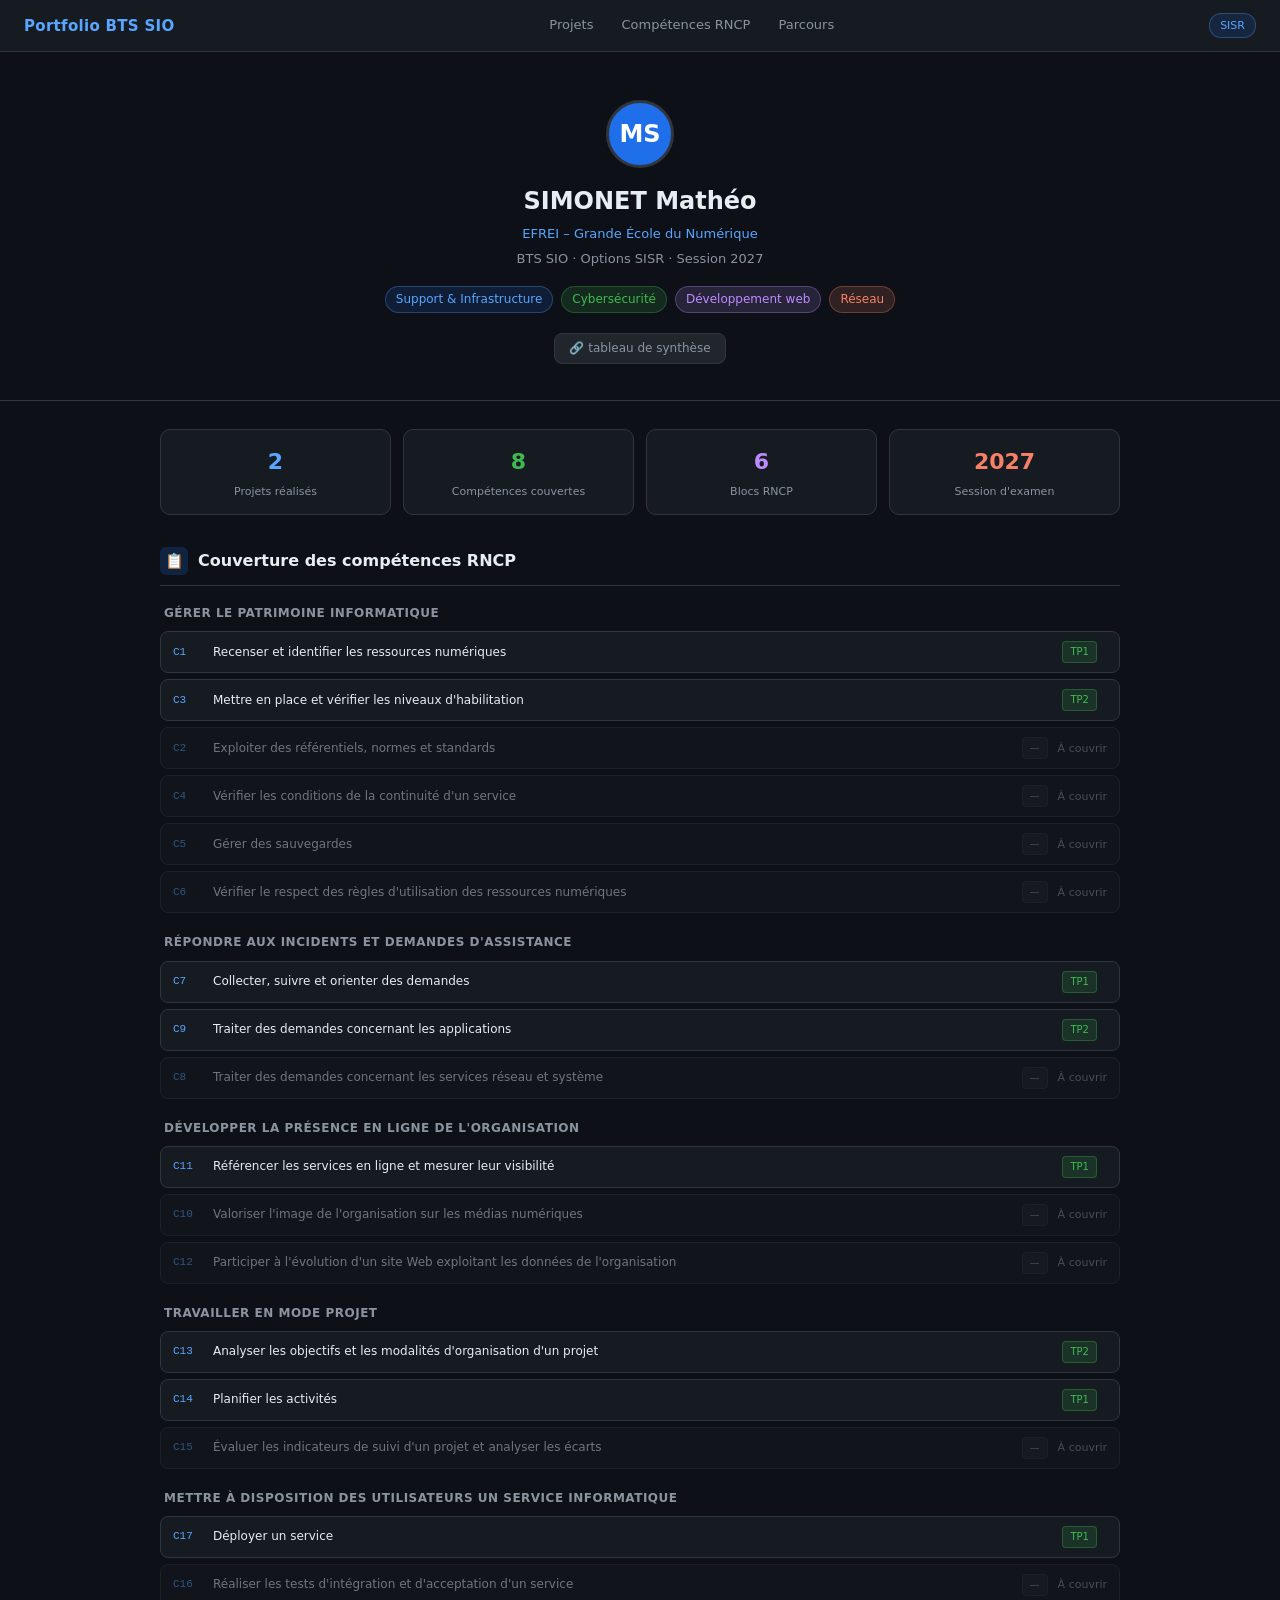
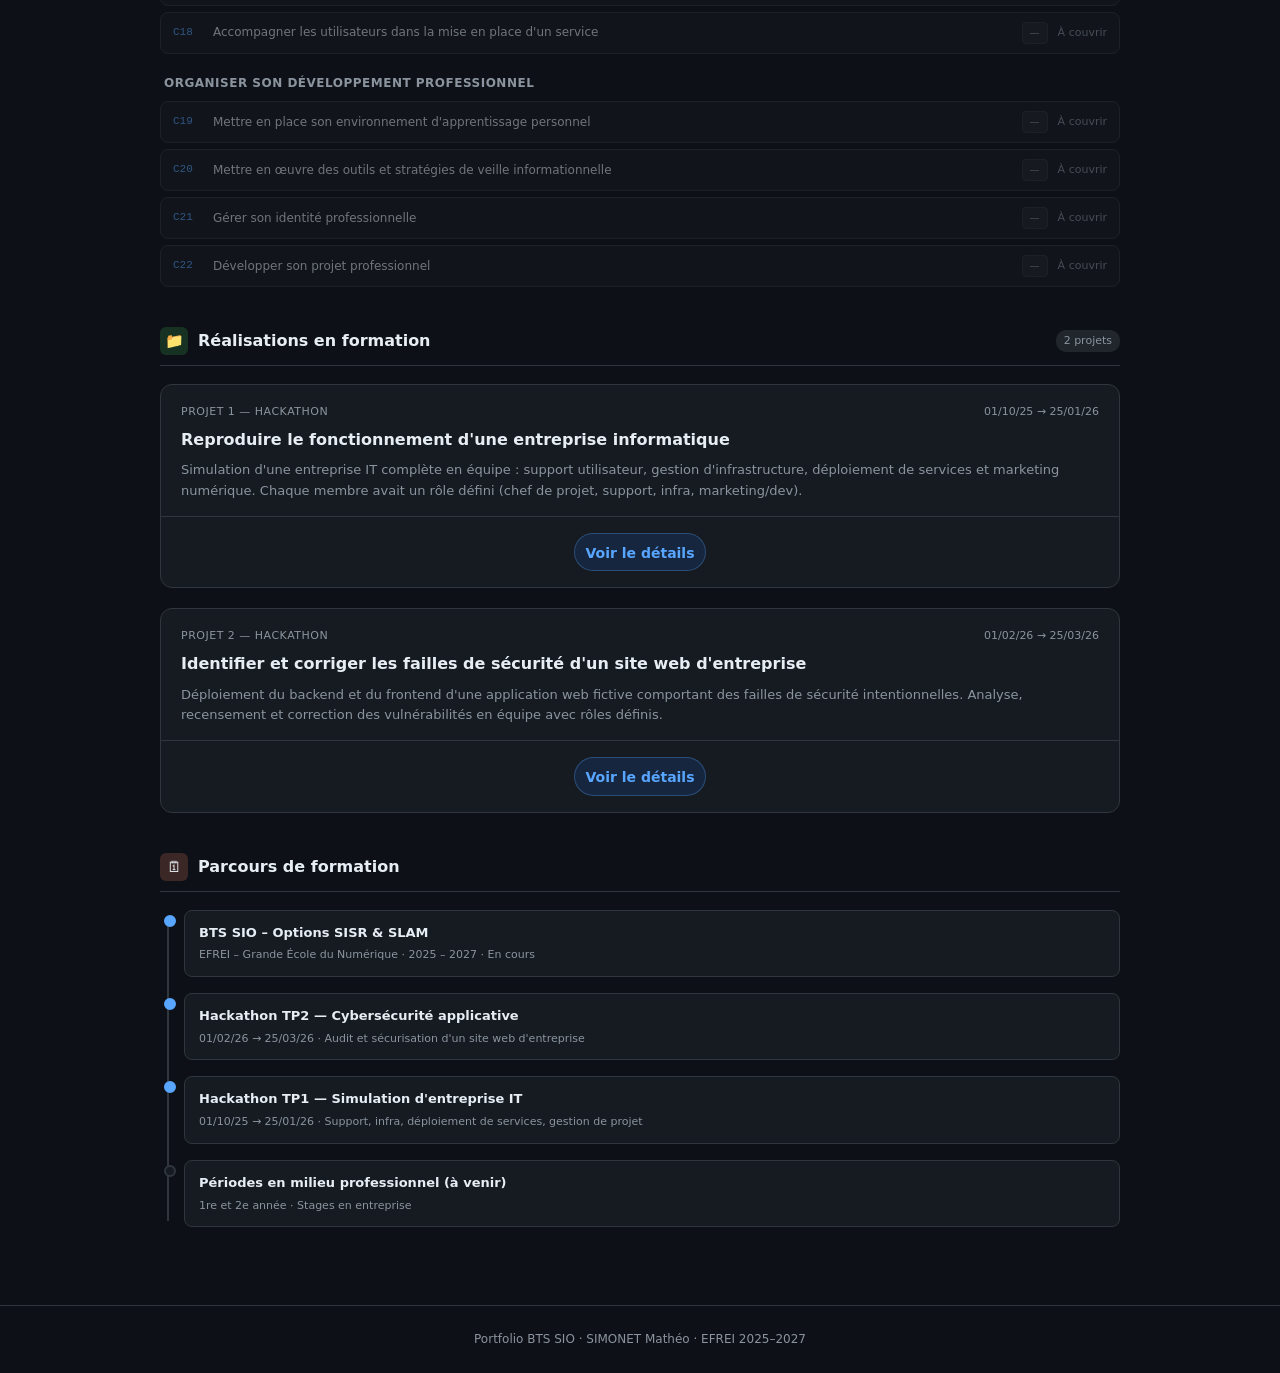
<file: test/index.html>
<!DOCTYPE html>
<html lang="fr">
<head>
  <meta charset="UTF-8" />
  <meta name="viewport" content="width=device-width, initial-scale=1.0" />
  <title>Portfolio BTS SIO – SIMONET Mathéo</title>
  <link rel="stylesheet" href="style.css" />
</head>
<body>

  <nav>
    <span class="nav-brand">Portfolio BTS SIO</span>
    <div class="nav-links">
      <a href="#projets">Projets</a>
      <a href="#rncp">Compétences RNCP</a>
      <a href="#parcours">Parcours</a>
    </div>
    <span class="nav-badge">SISR</span>
  </nav>

  <div class="hero">
    <div class="avatar">MS</div>
    <h1>SIMONET Mathéo</h1>
    <p class="school">EFREI – Grande École du Numérique</p>
    <p class="subtitle">BTS SIO · Options SISR · Session 2027</p>
    <div class="badges">
      <span class="badge b-blue">Support &amp; Infrastructure</span>
      <span class="badge b-green">Cybersécurité</span>
      <span class="badge b-purple">Développement web</span>
      <span class="badge b-orange">Réseau</span>
    </div>
    <a class="hero-link" href="../tableau_de_synthese.pdf" target="_blank">
      🔗 tableau de synthèse
    </a>
  </div>

  

  <main>




     <div class="stats-row">
      <div class="stat-card">
        <div class="stat-num s-blue">2</div>
        <div class="stat-label">Projets réalisés</div>
      </div>
      <div class="stat-card">
        <div class="stat-num s-green">8</div>
        <div class="stat-label">Compétences couvertes</div>
      </div>
      <div class="stat-card">
        <div class="stat-num s-purple">6</div>
        <div class="stat-label">Blocs RNCP</div>
      </div>
      <div class="stat-card">
        <div class="stat-num s-orange">2027</div>
        <div class="stat-label">Session d'examen</div>
      </div>
    </div>








    <!-- ===== RNCP ===== -->
    <section class="section" id="rncp">
      <div class="section-header">
        <div class="section-icon ic-blue">📋</div>
        <h2>Couverture des compétences RNCP</h2>
      </div>

      <div class="domain-block">
        <div class="domain-title">Gérer le patrimoine informatique</div>
        <div class="comp-row">
          <span class="code">C1</span>
          <span class="name">Recenser et identifier les ressources numériques</span>
          <div class="proj-tags"><span class="ptag ptag-1">TP1</span></div>
          <span class="check"></span>
        </div>
        <div class="comp-row">
          <span class="code">C3</span>
          <span class="name">Mettre en place et vérifier les niveaux d'habilitation</span>
          <div class="proj-tags"><span class="ptag ptag-1">TP2</span></div>
          <span class="check"></span>
        </div>
        <div class="comp-row faded">
          <span class="code">C2</span>
          <span class="name">Exploiter des référentiels, normes et standards</span>
          <div class="proj-tags"><span class="ptag ptag-none">—</span></div>
          <span class="todo">À couvrir</span>
        </div>
        <div class="comp-row faded">
          <span class="code">C4</span>
          <span class="name">Vérifier les conditions de la continuité d'un service</span>
          <div class="proj-tags"><span class="ptag ptag-none">—</span></div>
          <span class="todo">À couvrir</span>
        </div>
        <div class="comp-row faded">
          <span class="code">C5</span>
          <span class="name">Gérer des sauvegardes</span>
          <div class="proj-tags"><span class="ptag ptag-none">—</span></div>
          <span class="todo">À couvrir</span>
        </div>
        <div class="comp-row faded">
          <span class="code">C6</span>
          <span class="name">Vérifier le respect des règles d'utilisation des ressources numériques</span>
          <div class="proj-tags"><span class="ptag ptag-none">—</span></div>
          <span class="todo">À couvrir</span>
        </div>
      </div>

      <div class="domain-block">
        <div class="domain-title">Répondre aux incidents et demandes d'assistance</div>
        <div class="comp-row">
          <span class="code">C7</span>
          <span class="name">Collecter, suivre et orienter des demandes</span>
          <div class="proj-tags"><span class="ptag ptag-1">TP1</span></div>
          <span class="check"></span>
        </div>
        <div class="comp-row">
          <span class="code">C9</span>
          <span class="name">Traiter des demandes concernant les applications</span>
          <div class="proj-tags"><span class="ptag ptag-1">TP2</span></div>
          <span class="check"></span>
        </div>
        <div class="comp-row faded">
          <span class="code">C8</span>
          <span class="name">Traiter des demandes concernant les services réseau et système</span>
          <div class="proj-tags"><span class="ptag ptag-none">—</span></div>
          <span class="todo">À couvrir</span>
        </div>
      </div>

      <div class="domain-block">
        <div class="domain-title">Développer la présence en ligne de l'organisation</div>
        <div class="comp-row">
          <span class="code">C11</span>
          <span class="name">Référencer les services en ligne et mesurer leur visibilité</span>
          <div class="proj-tags"><span class="ptag ptag-1">TP1</span></div>
          <span class="check"></span>
        </div>
        <div class="comp-row faded">
          <span class="code">C10</span>
          <span class="name">Valoriser l'image de l'organisation sur les médias numériques</span>
          <div class="proj-tags"><span class="ptag ptag-none">—</span></div>
          <span class="todo">À couvrir</span>
        </div>
        <div class="comp-row faded">
          <span class="code">C12</span>
          <span class="name">Participer à l'évolution d'un site Web exploitant les données de l'organisation</span>
          <div class="proj-tags"><span class="ptag ptag-none">—</span></div>
          <span class="todo">À couvrir</span>
        </div>
      </div>

      <div class="domain-block">
        <div class="domain-title">Travailler en mode projet</div>
        <div class="comp-row">
          <span class="code">C13</span>
          <span class="name">Analyser les objectifs et les modalités d'organisation d'un projet</span>
          <div class="proj-tags"><span class="ptag ptag-1">TP2</span></div>
          <span class="check"></span>
        </div>
        <div class="comp-row">
          <span class="code">C14</span>
          <span class="name">Planifier les activités</span>
          <div class="proj-tags"><span class="ptag ptag-1">TP1</span></div>
          <span class="check"></span>
        </div>
        <div class="comp-row faded">
          <span class="code">C15</span>
          <span class="name">Évaluer les indicateurs de suivi d'un projet et analyser les écarts</span>
          <div class="proj-tags"><span class="ptag ptag-none">—</span></div>
          <span class="todo">À couvrir</span>
        </div>
      </div>

      <div class="domain-block">
        <div class="domain-title">Mettre à disposition des utilisateurs un service informatique</div>
        <div class="comp-row">
          <span class="code">C17</span>
          <span class="name">Déployer un service</span>
          <div class="proj-tags"><span class="ptag ptag-1">TP1</span></div>
          <span class="check"></span>
        </div>
        <div class="comp-row faded">
          <span class="code">C16</span>
          <span class="name">Réaliser les tests d'intégration et d'acceptation d'un service</span>
          <div class="proj-tags"><span class="ptag ptag-none">—</span></div>
          <span class="todo">À couvrir</span>
        </div>
        <div class="comp-row faded">
          <span class="code">C18</span>
          <span class="name">Accompagner les utilisateurs dans la mise en place d'un service</span>
          <div class="proj-tags"><span class="ptag ptag-none">—</span></div>
          <span class="todo">À couvrir</span>
        </div>
      </div>

      <div class="domain-block">
        <div class="domain-title">Organiser son développement professionnel</div>
        <div class="comp-row faded">
          <span class="code">C19</span>
          <span class="name">Mettre en place son environnement d'apprentissage personnel</span>
          <div class="proj-tags"><span class="ptag ptag-none">—</span></div>
          <span class="todo">À couvrir</span>
        </div>
        <div class="comp-row faded">
          <span class="code">C20</span>
          <span class="name">Mettre en œuvre des outils et stratégies de veille informationnelle</span>
          <div class="proj-tags"><span class="ptag ptag-none">—</span></div>
          <span class="todo">À couvrir</span>
        </div>
        <div class="comp-row faded">
          <span class="code">C21</span>
          <span class="name">Gérer son identité professionnelle</span>
          <div class="proj-tags"><span class="ptag ptag-none">—</span></div>
          <span class="todo">À couvrir</span>
        </div>
        <div class="comp-row faded">
          <span class="code">C22</span>
          <span class="name">Développer son projet professionnel</span>
          <div class="proj-tags"><span class="ptag ptag-none">—</span></div>
          <span class="todo">À couvrir</span>
        </div>
      </div>
    </section>








   

    <!-- ===== PROJETS ===== -->
    <section class="section" id="projets">
      <div class="section-header">
        <div class="section-icon ic-green">📁</div>
        <h2>Réalisations en formation</h2>
        <span class="pill">2 projets</span>
      </div>

      <!-- PROJET 1 -->
      <div class="project-card">
        <div class="project-header">
          <div class="project-top">
            <span class="project-num">Projet 1 — Hackathon</span>
            <span class="project-period">01/10/25 → 25/01/26</span>
          </div>
          <div class="project-title">Reproduire le fonctionnement d'une entreprise informatique</div>
          <p class="project-desc">
            Simulation d'une entreprise IT complète en équipe : support utilisateur, gestion d'infrastructure,
            déploiement de services et marketing numérique. Chaque membre avait un rôle défini
            (chef de projet, support, infra, marketing/dev).
          </p>
        </div>
        <div class="project-body">
          <div class="comp-list">
            <a href="projet1.html" target="_parent">Voir le détails</a>

          </div>
        </div>
      </div>

      <!-- PROJET 2 -->
      <div class="project-card">
        <div class="project-header">
          <div class="project-top">
            <span class="project-num">Projet 2 — Hackathon</span>
            <span class="project-period">01/02/26 → 25/03/26</span>
          </div>
          <div class="project-title">Identifier et corriger les failles de sécurité d'un site web d'entreprise</div>
          <p class="project-desc">
            Déploiement du backend et du frontend d'une application web fictive comportant des failles
            de sécurité intentionnelles. Analyse, recensement et correction des vulnérabilités en équipe
            avec rôles définis.
          </p>
        </div>
        <div class="project-body">
          <div class="comp-list">
            <a href="projet2.html" target="_parent">Voir le détails</a>

          </div>
        </div>
      </div>
    </section>

    












    <!-- ===== PARCOURS ===== -->
    <section class="section" id="parcours">
      <div class="section-header">
        <div class="section-icon ic-orange">🗓</div>
        <h2>Parcours de formation</h2>
      </div>
      <div class="timeline">
        <div class="tl-item">
          <div class="tl-dot on"></div>
          <div class="tl-content">
            <div class="tl-title">BTS SIO – Options SISR &amp; SLAM</div>
            <div class="tl-meta">EFREI – Grande École du Numérique · 2025 – 2027 · En cours</div>
          </div>
        </div>
        <div class="tl-item">
          <div class="tl-dot on"></div>
          <div class="tl-content">
            <div class="tl-title">Hackathon TP2 — Cybersécurité applicative</div>
            <div class="tl-meta">01/02/26 → 25/03/26 · Audit et sécurisation d'un site web d'entreprise</div>
          </div>
        </div>
        <div class="tl-item">
          <div class="tl-dot on"></div>
          <div class="tl-content">
            <div class="tl-title">Hackathon TP1 — Simulation d'entreprise IT</div>
            <div class="tl-meta">01/10/25 → 25/01/26 · Support, infra, déploiement de services, gestion de projet</div>
          </div>
        </div>
        <div class="tl-item">
          <div class="tl-dot"></div>
          <div class="tl-content">
            <div class="tl-title">Périodes en milieu professionnel (à venir)</div>
            <div class="tl-meta">1re et 2e année · Stages en entreprise</div>
          </div>
        </div>
      </div>
    </section>

  </main>

  <footer>
    Portfolio BTS SIO · SIMONET Mathéo · EFREI 2025–2027
  </footer>

</body>
</html>
</file>
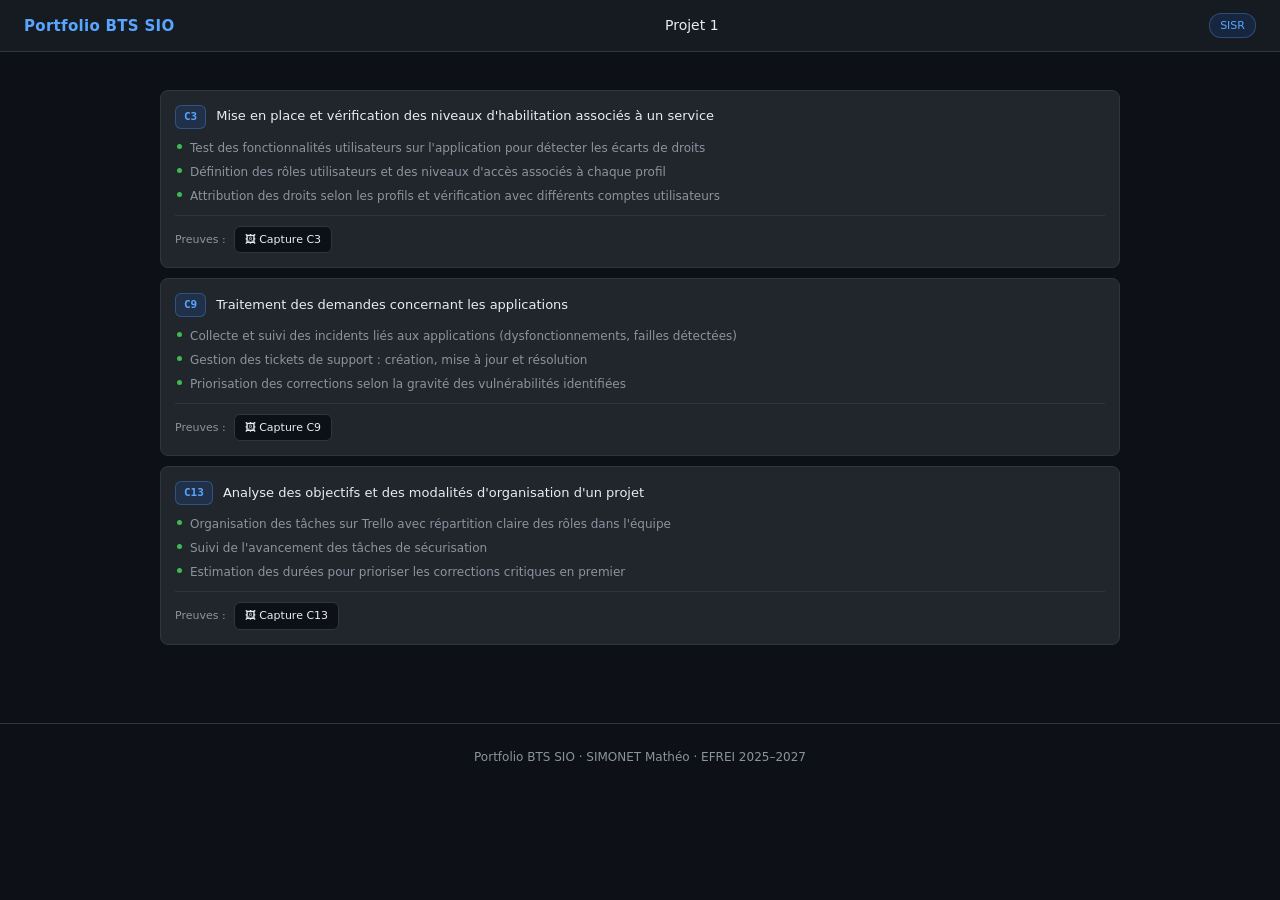
<file: test/projet2.html>
<!DOCTYPE html>
<html lang="fr">
<head>
  <meta charset="UTF-8" />
  <meta name="viewport" content="width=device-width, initial-scale=1.0" />
  <title>Portfolio BTS SIO – SIMONET Mathéo</title>
  <link rel="stylesheet" href="style.css" />
</head>
<body>

    <nav>
    <span class="nav-brand">Portfolio BTS SIO</span>
    <div class="nav-links">
      Projet 1
    </div>
    <span class="nav-badge">SISR</span>
  </nav>

  <main>
    <section class="section" id="projets">

            <div class="comp-item">
              <div class="comp-item-header">
                <span class="comp-code">C3</span>
                <span class="comp-title">Mise en place et vérification des niveaux d'habilitation associés à un service</span>
              </div>
              <div class="comp-actions">
                <div class="action-item"><span class="action-dot"></span>Test des fonctionnalités utilisateurs sur l'application pour détecter les écarts de droits</div>
                <div class="action-item"><span class="action-dot"></span>Définition des rôles utilisateurs et des niveaux d'accès associés à chaque profil</div>
                <div class="action-item"><span class="action-dot"></span>Attribution des droits selon les profils et vérification avec différents comptes utilisateurs</div>
              </div>
              <div class="proof-row">
                <span class="proof-label">Preuves :</span>
                <a class="proof-btn" href="img/c3.png" target="_blank">🖼 Capture C3</a>
              </div>
            </div>

            <div class="comp-item">
              <div class="comp-item-header">
                <span class="comp-code">C9</span>
                <span class="comp-title">Traitement des demandes concernant les applications</span>
              </div>
              <div class="comp-actions">
                <div class="action-item"><span class="action-dot"></span>Collecte et suivi des incidents liés aux applications (dysfonctionnements, failles détectées)</div>
                <div class="action-item"><span class="action-dot"></span>Gestion des tickets de support : création, mise à jour et résolution</div>
                <div class="action-item"><span class="action-dot"></span>Priorisation des corrections selon la gravité des vulnérabilités identifiées</div>
              </div>
              <div class="proof-row">
                <span class="proof-label">Preuves :</span>
                <a class="proof-btn" href="img/c7.png" target="_blank">🖼 Capture C9</a>
              </div>
            </div>

            <div class="comp-item">
              <div class="comp-item-header">
                <span class="comp-code">C13</span>
                <span class="comp-title">Analyse des objectifs et des modalités d'organisation d'un projet</span>
              </div>
              <div class="comp-actions">
                <div class="action-item"><span class="action-dot"></span>Organisation des tâches sur Trello avec répartition claire des rôles dans l'équipe</div>
                <div class="action-item"><span class="action-dot"></span>Suivi de l'avancement des tâches de sécurisation</div>
                <div class="action-item"><span class="action-dot"></span>Estimation des durées pour prioriser les corrections critiques en premier</div>
              </div>
              <div class="proof-row">
                <span class="proof-label">Preuves :</span>
                <a class="proof-btn" href="img/c14.png" target="_blank">🖼 Capture C13</a>
              </div>
            </div>

          </div>
        </div>
      </div>
    </section>
    </section>

  </main>

  <footer>
    Portfolio BTS SIO · SIMONET Mathéo · EFREI 2025–2027
  </footer>

</body>
</html>
</file>
<file: test/style.css>
/* ===================================================
   PORTFOLIO BTS SIO – SIMONET Mathéo
   style.css
   =================================================== */

* {
  margin: 0;
  padding: 0;
  box-sizing: border-box;
}

:root {
  --bg:        #0d1117;
  --surface:   #161b22;
  --surface2:  #21262d;
  --border:    #30363d;
  --text:      #e6edf3;
  --muted:     #8b949e;
  --blue:      #58a6ff;
  --blue-dim:  #1f6feb;
  --green:     #3fb950;
  --orange:    #f78166;
  --purple:    #bc8cff;
  --yellow:    #e3b341;
}

body {
  font-family: "Segoe UI", system-ui, sans-serif;
  background: var(--bg);
  color: var(--text);
  line-height: 1.6;
  font-size: 14px;
}

/* ================= NAV ================= */

nav {
  background: var(--surface);
  border-bottom: 1px solid var(--border);
  padding: 0 24px;
  position: sticky;
  top: 0;
  z-index: 100;
  display: flex;
  align-items: center;
  justify-content: space-between;
  height: 52px;
}

.nav-brand {
  font-size: 15px;
  font-weight: 600;
  color: var(--blue);
  letter-spacing: 0.3px;
}

.nav-links {
  display: flex;
  gap: 4px;
}

.nav-links a {
  color: var(--muted);
  text-decoration: none;
  padding: 6px 12px;
  border-radius: 6px;
  font-size: 13px;
  background: transparent;
  border: none;
  transition: background 0.2s, color 0.2s;
  cursor: pointer;
}

.nav-links a:hover {
  background: var(--surface2);
  color: var(--text);
}

.nav-badge {
  background: rgba(31, 111, 235, 0.15);
  color: var(--blue);
  border: 1px solid rgba(88, 166, 255, 0.3);
  font-size: 11px;
  padding: 3px 10px;
  border-radius: 12px;
  font-weight: 500;
}

/* ================= HERO ================= */

.hero {
  background: var(--bg);
  border-bottom: 1px solid var(--border);
  padding: 48px 24px 36px;
  text-align: center;
}

.avatar {
  width: 68px;
  height: 68px;
  border-radius: 50%;
  background: var(--blue-dim);
  display: flex;
  align-items: center;
  justify-content: center;
  font-size: 24px;
  font-weight: 700;
  color: #fff;
  margin: 0 auto 14px;
  border: 3px solid var(--border);
}

.hero h1 {
  font-size: 24px;
  font-weight: 700;
  margin-bottom: 4px;
}

.school {
  color: var(--blue);
  font-size: 13px;
  margin-bottom: 4px;
}

.subtitle {
  color: var(--muted);
  font-size: 13px;
  margin-bottom: 16px;
}

.badges {
  display: flex;
  gap: 8px;
  justify-content: center;
  flex-wrap: wrap;
  margin-bottom: 16px;
}

.badge {
  font-size: 12px;
  padding: 3px 10px;
  border-radius: 20px;
  font-weight: 500;
}

.b-blue   { background: rgba(31,111,235,0.15);  color: var(--blue);   border: 1px solid rgba(88,166,255,0.3); }
.b-green  { background: rgba(63,185,80,0.15);   color: var(--green);  border: 1px solid rgba(63,185,80,0.3); }
.b-purple { background: rgba(188,140,255,0.15); color: var(--purple); border: 1px solid rgba(188,140,255,0.3); }
.b-orange { background: rgba(247,129,102,0.15); color: var(--orange); border: 1px solid rgba(247,129,102,0.3); }

.hero-link {
  display: inline-block;
  margin-top: 4px;
  background: var(--surface2);
  border: 1px solid var(--border);
  color: var(--muted);
  font-size: 12px;
  padding: 5px 14px;
  border-radius: 8px;
  text-decoration: none;
  transition: border-color 0.2s, color 0.2s;
}

.hero-link:hover {
  border-color: var(--blue);
  color: var(--blue);
}

/* ================= MAIN ================= */

main {
  max-width: 1000px;
  margin: 0 auto;
  padding: 28px 20px;
}

/* ================= STATS ================= */

.stats-row {
  display: grid;
  grid-template-columns: repeat(4, 1fr);
  gap: 12px;
  margin-bottom: 32px;
}

.stat-card {
  background: var(--surface);
  border: 1px solid var(--border);
  border-radius: 10px;
  padding: 14px;
  text-align: center;
}

.stat-num {
  font-size: 22px;
  font-weight: 700;
  margin-bottom: 3px;
}

.stat-label {
  font-size: 11px;
  color: var(--muted);
}

.s-blue   { color: var(--blue); }
.s-green  { color: var(--green); }
.s-purple { color: var(--purple); }
.s-orange { color: var(--orange); }

/* ================= SECTIONS ================= */

.section {
  margin-bottom: 40px;
}

.section-header {
  display: flex;
  align-items: center;
  gap: 10px;
  margin-bottom: 18px;
  padding-bottom: 10px;
  border-bottom: 1px solid var(--border);
}

.section-icon {
  width: 28px;
  height: 28px;
  border-radius: 6px;
  display: flex;
  align-items: center;
  justify-content: center;
  font-size: 15px;
  flex-shrink: 0;
}

.ic-blue   { background: rgba(31,111,235,0.2); }
.ic-green  { background: rgba(63,185,80,0.2); }
.ic-purple { background: rgba(188,140,255,0.2); }
.ic-orange { background: rgba(247,129,102,0.2); }

.section-header h2 {
  font-size: 16px;
  font-weight: 600;
  color: var(--text);
  margin: 0;
}

.pill {
  margin-left: auto;
  background: var(--surface2);
  color: var(--muted);
  font-size: 11px;
  padding: 2px 8px;
  border-radius: 10px;
}

/* ================= PROJECT CARDS ================= */

.project-card {
  background: var(--surface);
  border: 1px solid var(--border);
  border-radius: 12px;
  margin-bottom: 20px;
  overflow: hidden;
  transition: border-color 0.2s;
}

.project-card:hover {
  border-color: #444c56;
}

.project-header {
  padding: 18px 20px 14px;
  border-bottom: 1px solid var(--border);
}

.project-top {
  display: flex;
  align-items: flex-start;
  justify-content: space-between;
  margin-bottom: 6px;
}

.project-num {
  font-size: 11px;
  color: var(--muted);
  font-weight: 500;
  text-transform: uppercase;
  letter-spacing: 0.5px;
}

.project-period {
  font-size: 11px;
  color: var(--muted);
  white-space: nowrap;
}

.project-title {
  font-size: 16px;
  font-weight: 600;
  margin-bottom: 8px;
}

.project-desc {
  font-size: 13px;
  color: var(--muted);
  line-height: 1.6;
}

.project-body {
  padding: 16px 20px;
}

/* ================= COMPETENCE ITEMS ================= */

.comp-list {
  display: flex;
  flex-direction: column;
  gap: 12px;
  align-items: center;
}

.comp-list a {
  color: var(--blue);
  border: 0.5px solid rgba(88, 166, 255, 0.3);
  text-decoration: none;
  border-radius: 20px;
  padding: 8px 10px 6px;
  background: rgba(31, 111, 235, 0.15);
  font-weight: bold;
}

.comp-item {
  background: var(--surface2);
  border: 1px solid var(--border);
  border-radius: 8px;
  padding: 14px;
  margin-top: 10px;
}

.comp-item-header {
  display: flex;
  align-items: center;
  gap: 10px;
  margin-bottom: 10px;
}

.comp-code {
  background: rgba(31, 111, 235, 0.15);
  color: var(--blue);
  border: 1px solid rgba(88, 166, 255, 0.3);
  font-size: 11px;
  font-weight: 600;
  padding: 2px 8px;
  border-radius: 6px;
  font-family: monospace;
  white-space: nowrap;
}

.comp-title {
  font-size: 13px;
  font-weight: 500;
}

.comp-actions {
  display: flex;
  flex-direction: column;
  gap: 6px;
  padding-left: 2px;
}

.action-item {
  display: flex;
  align-items: flex-start;
  gap: 8px;
  font-size: 12px;
  color: var(--muted);
  line-height: 1.5;
}

.action-dot {
  width: 5px;
  height: 5px;
  border-radius: 50%;
  background: var(--green);
  flex-shrink: 0;
  margin-top: 5px;
}

/* ================= PROOF ROW ================= */

.proof-row {
  display: flex;
  align-items: center;
  gap: 8px;
  margin-top: 10px;
  padding-top: 10px;
  border-top: 1px solid var(--border);
  flex-wrap: wrap;
}

.proof-label {
  font-size: 11px;
  color: var(--muted);
}

.proof-btn {
  display: inline-flex;
  align-items: center;
  gap: 5px;
  background: var(--bg);
  border: 1px solid var(--border);
  color: var(--text);
  font-size: 11px;
  padding: 4px 10px;
  border-radius: 6px;
  cursor: pointer;
  text-decoration: none;
  transition: border-color 0.2s, color 0.2s;
}

.proof-btn:hover {
  border-color: var(--blue);
  color: var(--blue);
}

/* ================= RNCP TABLE ================= */

.domain-block {
  margin-bottom: 20px;
}

.domain-title {
  font-size: 12px;
  font-weight: 600;
  color: var(--muted);
  text-transform: uppercase;
  letter-spacing: 0.5px;
  margin-bottom: 8px;
  padding-left: 4px;
}

.comp-row {
  display: flex;
  align-items: center;
  gap: 10px;
  padding: 9px 12px;
  background: var(--surface);
  border: 1px solid var(--border);
  border-radius: 8px;
  margin-bottom: 6px;
  transition: background 0.15s;
}

.comp-row:hover {
  background: var(--surface2);
}

.comp-row.faded {
  opacity: 0.45;
}

.comp-row .code {
  font-family: monospace;
  font-size: 11px;
  color: var(--blue);
  min-width: 30px;
  flex-shrink: 0;
}

.comp-row .name {
  font-size: 12px;
  flex: 1;
  color: var(--text);
}

.comp-row .proj-tags {
  display: flex;
  gap: 5px;
  flex-wrap: wrap;
  flex-shrink: 0;
}

.ptag {
  font-size: 10px;
  padding: 2px 7px;
  border-radius: 4px;
  font-weight: 500;
}

.ptag-1    { background: rgba(63,185,80,0.15);   color: var(--green);  border: 1px solid rgba(63,185,80,0.3); }
.ptag-2    { background: rgba(188,140,255,0.15); color: var(--purple); border: 1px solid rgba(188,140,255,0.3); }
.ptag-none { background: var(--surface2); color: var(--muted); border: 1px solid var(--border); }

.comp-row .check {
  font-size: 14px;
  flex-shrink: 0;
}

.comp-row .todo {
  font-size: 11px;
  color: var(--muted);
  flex-shrink: 0;
}

/* ================= TIMELINE ================= */

.timeline {
  position: relative;
  padding-left: 24px;
}

.timeline::before {
  content: '';
  position: absolute;
  left: 7px;
  top: 6px;
  bottom: 6px;
  width: 2px;
  background: var(--border);
}

.tl-item {
  position: relative;
  margin-bottom: 16px;
}

.tl-dot {
  position: absolute;
  left: -20px;
  top: 5px;
  width: 12px;
  height: 12px;
  border-radius: 50%;
  border: 2px solid var(--border);
  background: var(--surface);
}

.tl-dot.on {
  border-color: var(--blue);
  background: var(--blue);
}

.tl-content {
  background: var(--surface);
  border: 1px solid var(--border);
  border-radius: 8px;
  padding: 12px 14px;
  transition: border-color 0.2s;
}

.tl-content:hover {
  border-color: #444c56;
}

.tl-title {
  font-size: 13px;
  font-weight: 600;
  margin-bottom: 3px;
}

.tl-meta {
  font-size: 11px;
  color: var(--muted);
}



/* ================= AUTRE ================= */






/* ================= FOOTER ================= */

footer {
  text-align: center;
  padding: 24px;
  color: var(--muted);
  font-size: 12px;
  border-top: 1px solid var(--border);
  margin-top: 10px;
}

/* ================= RESPONSIVE ================= */

@media (max-width: 700px) {
  .stats-row {
    grid-template-columns: repeat(2, 1fr);
  }

  .nav-links {
    display: none;
  }

  .project-top {
    flex-direction: column;
    gap: 4px;
  }

  .comp-item-header {
    flex-wrap: wrap;
  }
}
</file>
